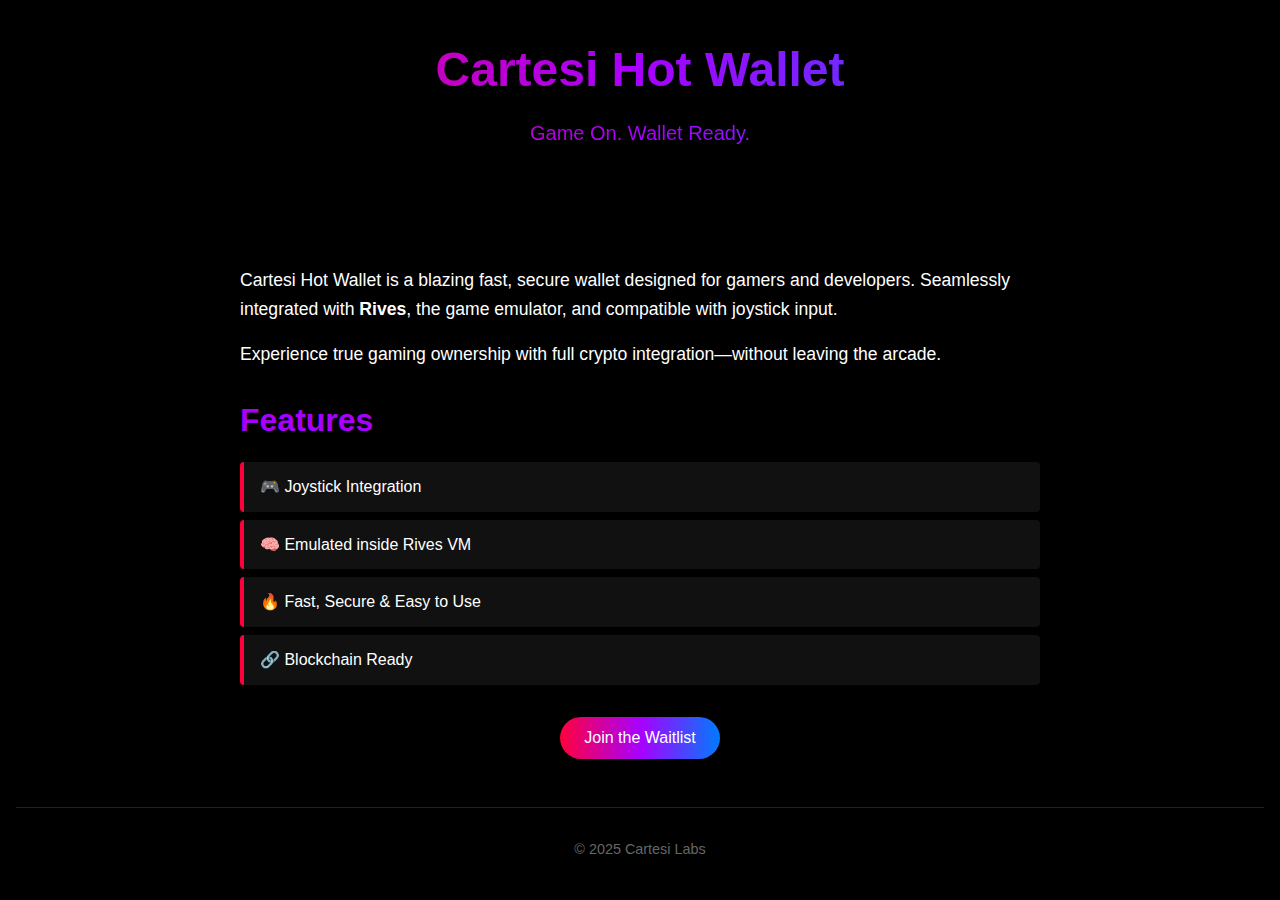
<file: index.html>
<!DOCTYPE html>
<html lang="en">
  <head>
    <meta charset="UTF-8" />
    <meta name="viewport" content="width=device-width, initial-scale=1.0" />
    <title>Cartesi Hot Wallet</title>
    <link rel="stylesheet" href="style.css" />
  </head>
  <body>
    <header>
      <h1>Cartesi Hot Wallet</h1>
      <p class="tagline">Game On. Wallet Ready.</p>
    </header>

    <main>
      <section class="intro">
        <p>
          Cartesi Hot Wallet is a blazing fast, secure wallet designed for gamers and developers. Seamlessly integrated
          with <strong>Rives</strong>, the game emulator, and compatible with joystick input.
        </p>
        <p>Experience true gaming ownership with full crypto integration—without leaving the arcade.</p>
      </section>

      <section class="features">
        <h2>Features</h2>
        <ul>
          <li>🎮 Joystick Integration</li>
          <li>🧠 Emulated inside Rives VM</li>
          <li>🔥 Fast, Secure & Easy to Use</li>
          <li>🔗 Blockchain Ready</li>
        </ul>
      </section>

      <section class="cta">
        <button onclick="alert('Wallet coming soon!')">Join the Waitlist</button>
      </section>
    </main>

    <footer>
      <p>© 2025 Cartesi Labs</p>
    </footer>

    <script src="script.js"></script>
  </body>
</html>
</file>
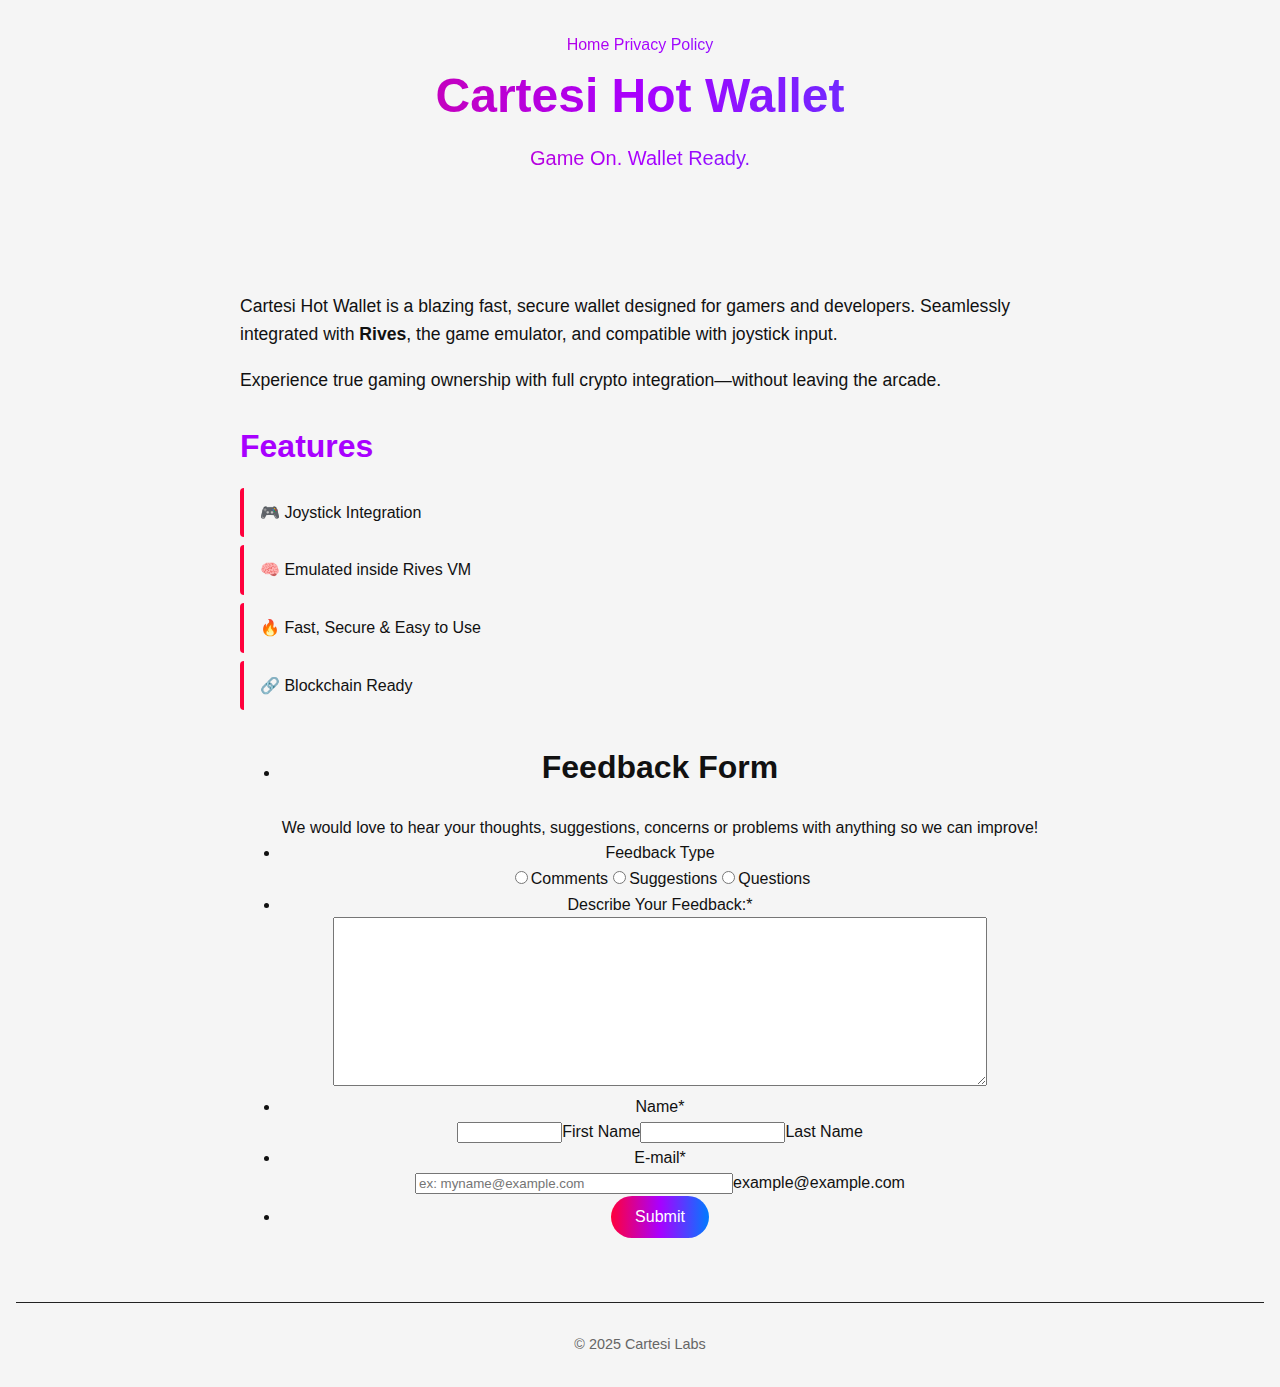
<file: public/index.html>
<!DOCTYPE html>
<html lang="en">
  <head>
    <meta charset="UTF-8" />
    <meta name="viewport" content="width=device-width, initial-scale=1.0" />
    <title>Cartesi Hot Wallet</title>
    <link rel="stylesheet" href="style.css" />
  </head>
  <body>
    <header>
      <nav class="navbar">
        <a href="index.html">Home</a>
        <a href="privacy-policy.html">Privacy Policy</a>
      </nav>
      <h1>Cartesi Hot Wallet</h1>
      <p class="tagline">Game On. Wallet Ready.</p>
    </header>

    <main>
      <section class="intro">
        <p>
          Cartesi Hot Wallet is a blazing fast, secure wallet designed for gamers and developers. Seamlessly integrated
          with <strong>Rives</strong>, the game emulator, and compatible with joystick input.
        </p>
        <p>Experience true gaming ownership with full crypto integration—without leaving the arcade.</p>
      </section>

      <section class="features">
        <h2>Features</h2>
        <ul>
          <li>🎮 Joystick Integration</li>
          <li>🧠 Emulated inside Rives VM</li>
          <li>🔥 Fast, Secure & Easy to Use</li>
          <li>🔗 Blockchain Ready</li>
        </ul>
      </section>

      <section class="cta">
        <script>
          window.enableEventObserver = true
        </script>
        <script src="https://cdn02.jotfor.ms/static/prototype.forms.js?v=3.3.62445" type="text/javascript"></script>
        <script src="https://cdn03.jotfor.ms/static/jotform.forms.js?v=3.3.62445" type="text/javascript"></script>
        <script
          src="https://cdn01.jotfor.ms/js/punycode-1.4.1.min.js?v=3.3.62445"
          type="text/javascript"
          defer
        ></script>
        <script
          src="https://cdn02.jotfor.ms/s/umd/77ccc101508/for-form-branding-footer.js?v=3.3.62445"
          type="text/javascript"
          defer
        ></script>
        <script src="https://cdn03.jotfor.ms/js/vendor/smoothscroll.min.js?v=3.3.62445" type="text/javascript"></script>
        <script src="https://cdn01.jotfor.ms/js/errorNavigation.js?v=3.3.62445" type="text/javascript"></script>
        <script type="text/javascript">
          JotForm.newDefaultTheme = true
          JotForm.extendsNewTheme = false
          JotForm.singleProduct = false
          JotForm.newPaymentUIForNewCreatedForms = false
          JotForm.texts = {
            confirmEmail: 'E-mail does not match',
            pleaseWait: 'Please wait...',
            validateEmail: 'You need to validate this e-mail',
            confirmClearForm: 'Are you sure you want to clear the form',
            lessThan: 'Your score should be less than or equal to',
            incompleteFields: 'There are incomplete required fields. Please complete them.',
            required: 'This field is required.',
            requireOne: 'At least one field required.',
            requireEveryRow: 'Every row is required.',
            requireEveryCell: 'Every cell is required.',
            email: 'Enter a valid e-mail address',
            alphabetic: 'This field can only contain letters',
            numeric: 'This field can only contain numeric values',
            alphanumeric: 'This field can only contain letters and numbers.',
            cyrillic: 'This field can only contain cyrillic characters',
            url: 'This field can only contain a valid URL',
            currency: 'This field can only contain currency values.',
            fillMask: 'Field value must fill mask.',
            uploadExtensions: 'You can only upload following files:',
            noUploadExtensions: 'File has no extension file type (e.g. .txt, .png, .jpeg)',
            uploadFilesize: 'File size cannot be bigger than:',
            uploadFilesizemin: 'File size cannot be smaller than:',
            gradingScoreError: 'Score total should only be less than or equal to',
            inputCarretErrorA: 'Input should not be less than the minimum value:',
            inputCarretErrorB: 'Input should not be greater than the maximum value:',
            maxDigitsError: 'The maximum digits allowed is',
            minCharactersError: 'The number of characters should not be less than the minimum value:',
            maxCharactersError: 'The number of characters should not be more than the maximum value:',
            freeEmailError: 'Free email accounts are not allowed',
            minSelectionsError: 'The minimum required number of selections is ',
            maxSelectionsError: 'The maximum number of selections allowed is ',
            pastDatesDisallowed: 'Date must not be in the past.',
            dateLimited: 'This date is unavailable.',
            dateInvalid: 'This date is not valid. The date format is {format}',
            dateInvalidSeparate: 'This date is not valid. Enter a valid {element}.',
            ageVerificationError: 'You must be older than {minAge} years old to submit this form.',
            multipleFileUploads_typeError: '{file} has invalid extension. Only {extensions} are allowed.',
            multipleFileUploads_sizeError: '{file} is too large, maximum file size is {sizeLimit}.',
            multipleFileUploads_minSizeError: '{file} is too small, minimum file size is {minSizeLimit}.',
            multipleFileUploads_emptyError: '{file} is empty, please select files again without it.',
            multipleFileUploads_uploadFailed: 'File upload failed, please remove it and upload the file again.',
            multipleFileUploads_onLeave: 'The files are being uploaded, if you leave now the upload will be cancelled.',
            multipleFileUploads_fileLimitError: 'Only {fileLimit} file uploads allowed.',
            dragAndDropFilesHere_infoMessage: 'Drag and drop files here',
            chooseAFile_infoMessage: 'Choose a file',
            maxFileSize_infoMessage: 'Max. file size',
            generalError: 'There are errors on the form. Please fix them before continuing.',
            generalPageError: 'There are errors on this page. Please fix them before continuing.',
            wordLimitError: 'Too many words. The limit is',
            wordMinLimitError: 'Too few words.  The minimum is',
            characterLimitError: 'Too many Characters.  The limit is',
            characterMinLimitError: 'Too few characters. The minimum is',
            ccInvalidNumber: 'Credit Card Number is invalid.',
            ccInvalidCVC: 'CVC number is invalid.',
            ccInvalidExpireDate: 'Expire date is invalid.',
            ccInvalidExpireMonth: 'Expiration month is invalid.',
            ccInvalidExpireYear: 'Expiration year is invalid.',
            ccMissingDetails: 'Please fill up the credit card details.',
            ccMissingProduct: 'Please select at least one product.',
            ccMissingDonation: 'Please enter numeric values for donation amount.',
            disallowDecimals: 'Please enter a whole number.',
            restrictedDomain: 'This domain is not allowed',
            ccDonationMinLimitError: 'Minimum amount is {minAmount} {currency}',
            requiredLegend: 'All fields marked with * are required and must be filled.',
            geoPermissionTitle: 'Permission Denied',
            geoPermissionDesc: "Check your browser's privacy settings.",
            geoNotAvailableTitle: 'Position Unavailable',
            geoNotAvailableDesc: 'Location provider not available. Please enter the address manually.',
            geoTimeoutTitle: 'Timeout',
            geoTimeoutDesc: 'Please check your internet connection and try again.',
            selectedTime: 'Selected Time',
            formerSelectedTime: 'Former Time',
            cancelAppointment: 'Cancel Appointment',
            cancelSelection: 'Cancel Selection',
            noSlotsAvailable: 'No slots available',
            slotUnavailable: '{time} on {date} has been selected is unavailable. Please select another slot.',
            multipleError: 'There are {count} errors on this page. Please correct them before moving on.',
            oneError: 'There is {count} error on this page. Please correct it before moving on.',
            doneMessage: 'Well done! All errors are fixed.',
            invalidTime: 'Enter a valid time',
            doneButton: 'Done',
            reviewSubmitText: 'Review and Submit',
            nextButtonText: 'Next',
            prevButtonText: 'Previous',
            seeErrorsButton: 'See Errors',
            notEnoughStock: 'Not enough stock for the current selection',
            notEnoughStock_remainedItems: 'Not enough stock for the current selection ({count} items left)',
            soldOut: 'Sold Out',
            justSoldOut: 'Just Sold Out',
            selectionSoldOut: 'Selection Sold Out',
            subProductItemsLeft: '({count} items left)',
            startButtonText: 'START',
            submitButtonText: 'Submit',
            submissionLimit: 'Sorry! Only one entry is allowed. <br> Multiple submissions are disabled for this form.',
            reviewBackText: 'Back to Form',
            seeAllText: 'See All',
            progressMiddleText: 'of',
            fieldError: 'field has an error.',
            error: 'Error',
          }
          JotForm.newPaymentUI = true
          JotForm.originalLanguage = 'en'
          JotForm.isFormViewTrackingAllowed = true
          JotForm.replaceTagTest = true
          JotForm.uploadServerURL = 'https://upload.jotform.com/upload'
          JotForm.clearFieldOnHide = 'disable'
          JotForm.submitError = 'jumpToFirstError'
          window.addEventListener('DOMContentLoaded', function () {
            window.brandingFooter.init({
              formID: 251133246612649,
              campaign: 'powered_by_jotform_le',
              isCardForm: false,
              isLegacyForm: true,
              formLanguage: 'en',
            })
          })
          JotForm.isFullSource = true

          JotForm.init(function () {
            /*INIT-START*/
            if (window.JotForm && JotForm.accessible) $('input_4').setAttribute('tabindex', 0)
            /*INIT-END*/
          })

          setTimeout(function () {
            JotForm.paymentExtrasOnTheFly([
              null,
              { name: 'clickTo', qid: '1', text: 'Feedback Form', type: 'control_head' },
              null,
              { name: 'feedbackType', qid: '3', text: 'Feedback Type', type: 'control_radio' },
              {
                mde: 'No',
                name: 'describeYour',
                qid: '4',
                text: 'Describe Your Feedback:',
                type: 'control_textarea',
                wysiwyg: 'Disable',
              },
              null,
              { name: 'email6', qid: '6', subLabel: 'example@example.com', text: 'E-mail', type: 'control_email' },
              null,
              { name: 'name', qid: '8', text: 'Name', type: 'control_fullname' },
              { name: 'submit', qid: '9', text: 'Submit', type: 'control_button' },
            ])
          }, 20)
        </script>
        <link
          type="text/css"
          rel="stylesheet"
          href="https://cdn01.jotfor.ms/stylebuilder/static/form-common.css?v=b8eef46
"
        />
        <style type="text/css">
          @media print {
            * {
              -webkit-print-color-adjust: exact !important;
              color-adjust: exact !important;
            }
            .form-section {
              display: inline !important;
            }
            .form-pagebreak {
              display: none !important;
            }
            .form-section-closed {
              height: auto !important;
            }
            .page-section {
              position: initial !important;
            }
          }
        </style>
        <link
          type="text/css"
          rel="stylesheet"
          href="https://cdn02.jotfor.ms/themes/CSS/5e6b428acc8c4e222d1beb91.css?v=3.3.62445&themeRevisionID=65660e4b326633110492e01a"
        />
        <link
          type="text/css"
          rel="stylesheet"
          href="https://cdn03.jotfor.ms/css/styles/payment/payment_styles.css?3.3.62445"
        />
        <link
          type="text/css"
          rel="stylesheet"
          href="https://cdn01.jotfor.ms/css/styles/payment/payment_feature.css?3.3.62445"
        />
        <form
          class="jotform-form"
          onsubmit="return typeof testSubmitFunction !== 'undefined' && testSubmitFunction();"
          action="https://submit.jotform.com/submit/251133246612649"
          method="post"
          name="form_251133246612649"
          id="251133246612649"
          accept-charset="utf-8"
          autocomplete="on"
        >
          <input type="hidden" name="formID" value="251133246612649" /><input
            type="hidden"
            id="JWTContainer"
            value=""
          /><input type="hidden" id="cardinalOrderNumber" value="" /><input
            type="hidden"
            id="jsExecutionTracker"
            name="jsExecutionTracker"
            value="build-date-1745501020505"
          /><input type="hidden" id="submitSource" name="submitSource" value="unknown" /><input
            type="hidden"
            id="buildDate"
            name="buildDate"
            value="1745501020505"
          /><input type="hidden" name="uploadServerUrl" value="https://upload.jotform.com/upload" /><input
            type="hidden"
            name="eventObserver"
            value="1"
          />
          <div role="main" class="form-all">
            <ul class="form-section page-section" role="presentation">
              <li id="cid_1" class="form-input-wide" data-type="control_head">
                <div class="form-header-group header-large">
                  <div class="header-text httal htvam">
                    <h1 id="header_1" class="form-header" data-component="header">Feedback Form</h1>
                    <div id="subHeader_1" class="form-subHeader">
                      We would love to hear your thoughts, suggestions, concerns or problems with anything so we can
                      improve!
                    </div>
                  </div>
                </div>
              </li>
              <li class="form-line" data-type="control_radio" id="id_3">
                <label class="form-label form-label-top form-label-auto" id="label_3" aria-hidden="false">
                  Feedback Type
                </label>
                <div id="cid_3" class="form-input-wide" data-layout="full">
                  <div
                    class="form-multiple-column"
                    data-columncount="3"
                    role="group"
                    aria-labelledby="label_3"
                    data-component="radio"
                  >
                    <span class="form-radio-item"
                      ><span class="dragger-item"></span
                      ><input
                        aria-describedby="label_3"
                        type="radio"
                        class="form-radio"
                        id="input_3_0"
                        name="q3_feedbackType"
                        value="Comments"
                      /><label id="label_input_3_0" for="input_3_0">Comments</label></span
                    ><span class="form-radio-item"
                      ><span class="dragger-item"></span
                      ><input
                        aria-describedby="label_3"
                        type="radio"
                        class="form-radio"
                        id="input_3_1"
                        name="q3_feedbackType"
                        value="Suggestions"
                      /><label id="label_input_3_1" for="input_3_1">Suggestions</label></span
                    ><span class="form-radio-item"
                      ><span class="dragger-item"></span
                      ><input
                        aria-describedby="label_3"
                        type="radio"
                        class="form-radio"
                        id="input_3_2"
                        name="q3_feedbackType"
                        value="Questions"
                      /><label id="label_input_3_2" for="input_3_2">Questions</label></span
                    >
                  </div>
                </div>
              </li>
              <li class="form-line jf-required" data-type="control_textarea" id="id_4">
                <label class="form-label form-label-top form-label-auto" id="label_4" for="input_4" aria-hidden="false">
                  Describe Your Feedback:<span class="form-required">*</span>
                </label>
                <div id="cid_4" class="form-input-wide jf-required" data-layout="full">
                  <textarea
                    id="input_4"
                    class="form-textarea validate[required]"
                    name="q4_describeYour"
                    style="width: 648px; height: 163px"
                    data-component="textarea"
                    required=""
                    aria-labelledby="label_4"
                  ></textarea>
                </div>
              </li>
              <li class="form-line jf-required" data-type="control_fullname" id="id_8">
                <label class="form-label form-label-top form-label-auto" id="label_8" for="first_8" aria-hidden="false">
                  Name<span class="form-required">*</span>
                </label>
                <div id="cid_8" class="form-input-wide jf-required" data-layout="full">
                  <div data-wrapper-react="true">
                    <span class="form-sub-label-container" style="vertical-align: top" data-input-type="first"
                      ><input
                        type="text"
                        id="first_8"
                        name="q8_name[first]"
                        class="form-textbox validate[required]"
                        data-defaultvalue=""
                        autocomplete="section-input_8 given-name"
                        size="10"
                        data-component="first"
                        aria-labelledby="label_8 sublabel_8_first"
                        required=""
                        value=""
                      /><label class="form-sub-label" for="first_8" id="sublabel_8_first" style="min-height: 13px"
                        >First Name</label
                      ></span
                    ><span class="form-sub-label-container" style="vertical-align: top" data-input-type="last"
                      ><input
                        type="text"
                        id="last_8"
                        name="q8_name[last]"
                        class="form-textbox validate[required]"
                        data-defaultvalue=""
                        autocomplete="section-input_8 family-name"
                        size="15"
                        data-component="last"
                        aria-labelledby="label_8 sublabel_8_last"
                        required=""
                        value=""
                      /><label class="form-sub-label" for="last_8" id="sublabel_8_last" style="min-height: 13px"
                        >Last Name</label
                      ></span
                    >
                  </div>
                </div>
              </li>
              <li class="form-line jf-required" data-type="control_email" id="id_6">
                <label class="form-label form-label-top form-label-auto" id="label_6" for="input_6" aria-hidden="false">
                  E-mail<span class="form-required">*</span>
                </label>
                <div id="cid_6" class="form-input-wide jf-required" data-layout="half">
                  <span class="form-sub-label-container" style="vertical-align: top"
                    ><input
                      type="email"
                      id="input_6"
                      name="q6_email6"
                      class="form-textbox validate[required, Email]"
                      data-defaultvalue=""
                      autocomplete="section-input_6 email"
                      style="width: 310px"
                      size="310"
                      placeholder="ex: myname@example.com"
                      data-component="email"
                      aria-labelledby="label_6 sublabel_input_6"
                      required=""
                      value=""
                    /><label class="form-sub-label" for="input_6" id="sublabel_input_6" style="min-height: 13px"
                      >example@example.com</label
                    ></span
                  >
                </div>
              </li>
              <li class="form-line" data-type="control_button" id="id_9">
                <div id="cid_9" class="form-input-wide" data-layout="full">
                  <div data-align="auto" class="form-buttons-wrapper form-buttons-auto jsTest-button-wrapperField">
                    <button
                      id="input_9"
                      type="submit"
                      class="form-submit-button submit-button jf-form-buttons jsTest-submitField legacy-submit"
                      data-component="button"
                      data-content=""
                    >
                      Submit
                    </button>
                  </div>
                </div>
              </li>
              <li style="display: none">
                Should be Empty: <input type="text" name="website" value="" type="hidden" />
              </li>
            </ul>
          </div>
          <script>
            JotForm.showJotFormPowered = 'new_footer'
          </script>
          <script>
            JotForm.poweredByText = 'Powered by Jotform'
          </script>
          <input type="hidden" class="simple_spc" id="simple_spc" name="simple_spc" value="251133246612649" />
          <script type="text/javascript">
            var all_spc = document.querySelectorAll("form[id='251133246612649'] .si" + 'mple' + '_spc')
            for (var i = 0; i < all_spc.length; i++) {
              all_spc[i].value = '251133246612649-251133246612649'
            }
          </script>
        </form>
        <script type="text/javascript">
          JotForm.ownerView = true
        </script>
        <script type="text/javascript">
          JotForm.isNewSACL = true
        </script>
      </section>
    </main>

    <footer>
      <p>© 2025 Cartesi Labs</p>
    </footer>

    <script src="script.js"></script>
  </body>
</html>
</file>
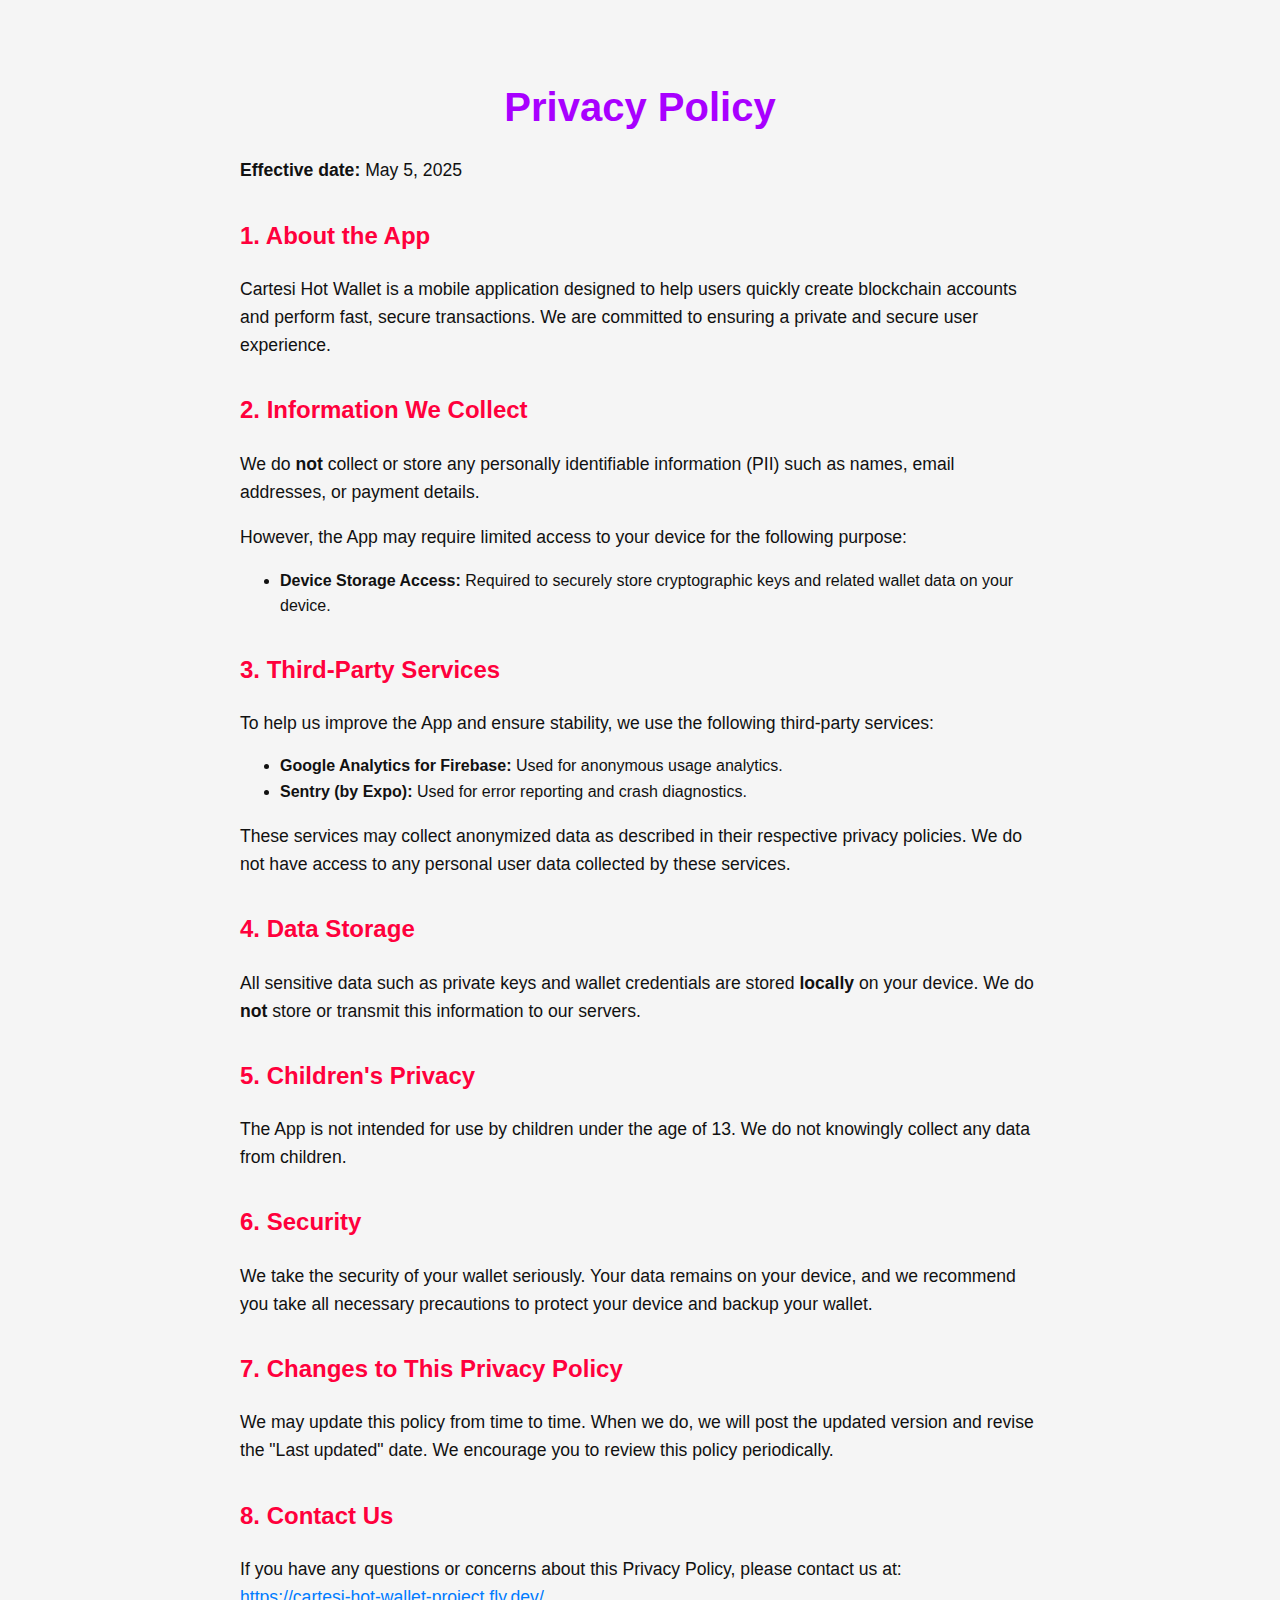
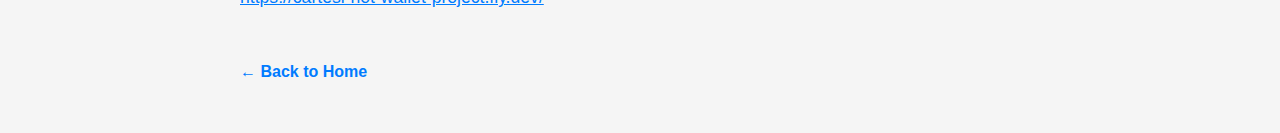
<file: public/privacy-policy.html>
<!DOCTYPE html>
<html lang="en">
  <head>
    <meta charset="UTF-8" />
    <meta name="viewport" content="width=device-width, initial-scale=1.0" />
    <title>Privacy Policy - Cartesi Hot Wallet</title>
    <link rel="stylesheet" href="style.css" />
    <style>
      .container {
        max-width: 800px;
        margin: 2rem auto;
        padding: 1rem;
      }

      .container h1 {
        font-size: 2.5rem;
        margin-bottom: 1rem;
        color: #a800ff;
        text-align: center;
      }

      .container h2 {
        font-size: 1.5rem;
        color: #ff003c;
        margin-top: 2rem;
      }

      .container p {
        margin-bottom: 1rem;
        font-size: 1.1rem;
      }

      .back-link {
        display: inline-block;
        margin-top: 2rem;
        color: #007bff;
        text-decoration: none;
        font-weight: bold;
      }

      .back-link:hover {
        text-decoration: underline;
      }
    </style>
  </head>
  <body>
    <div class="container">
      <h1>Privacy Policy</h1>
      <p><strong>Effective date:</strong> May 5, 2025</p>

      <h2>1. About the App</h2>
      <p>
        Cartesi Hot Wallet is a mobile application designed to help users quickly create blockchain accounts and perform
        fast, secure transactions. We are committed to ensuring a private and secure user experience.
      </p>

      <h2>2. Information We Collect</h2>
      <p>
        We do <strong>not</strong> collect or store any personally identifiable information (PII) such as names, email
        addresses, or payment details.
      </p>
      <p>However, the App may require limited access to your device for the following purpose:</p>
      <ul>
        <li>
          <strong>Device Storage Access:</strong> Required to securely store cryptographic keys and related wallet data
          on your device.
        </li>
      </ul>

      <h2>3. Third-Party Services</h2>
      <p>To help us improve the App and ensure stability, we use the following third-party services:</p>
      <ul>
        <li><strong>Google Analytics for Firebase:</strong> Used for anonymous usage analytics.</li>
        <li><strong>Sentry (by Expo):</strong> Used for error reporting and crash diagnostics.</li>
      </ul>
      <p>
        These services may collect anonymized data as described in their respective privacy policies. We do not have
        access to any personal user data collected by these services.
      </p>

      <h2>4. Data Storage</h2>
      <p>
        All sensitive data such as private keys and wallet credentials are stored <strong>locally</strong> on your
        device. We do <strong>not</strong> store or transmit this information to our servers.
      </p>

      <h2>5. Children's Privacy</h2>
      <p>
        The App is not intended for use by children under the age of 13. We do not knowingly collect any data from
        children.
      </p>

      <h2>6. Security</h2>
      <p>
        We take the security of your wallet seriously. Your data remains on your device, and we recommend you take all
        necessary precautions to protect your device and backup your wallet.
      </p>

      <h2>7. Changes to This Privacy Policy</h2>
      <p>
        We may update this policy from time to time. When we do, we will post the updated version and revise the "Last
        updated" date. We encourage you to review this policy periodically.
      </p>

      <h2>8. Contact Us</h2>
      <p>
        If you have any questions or concerns about this Privacy Policy, please contact us at:
        <br />
        <a href="https://cartesi-hot-wallet-project.fly.dev/" target="_blank" style="color: #007bff"
          >https://cartesi-hot-wallet-project.fly.dev/</a
        >
      </p>

      <a href="index.html" class="back-link">← Back to Home</a>
    </div>
  </body>
</html>
</file>
<file: style.css>
/* Global styles */
body {
  margin: 0;
  font-family: 'Segoe UI', sans-serif;
  background-color: #000;
  color: #fff;
  line-height: 1.6;
  padding: 0 1rem;
}

/* Header */
header {
  text-align: center;
  padding: 2rem 1rem;
  background: linear-gradient(to right, #ff003c, #a800ff, #007bff);
  -webkit-background-clip: text;
  -webkit-text-fill-color: transparent;
}

header h1 {
  font-size: 3rem;
  margin: 0;
}

.tagline {
  color: #fff;
  font-size: 1.25rem;
  margin-top: 0.5rem;
}

/* Sections */
main {
  max-width: 800px;
  margin: 2rem auto;
  padding: 1rem;
}

.intro p {
  font-size: 1.1rem;
  margin-bottom: 1rem;
}

.features h2 {
  font-size: 2rem;
  margin-bottom: 1rem;
  color: #a800ff;
}

.features ul {
  list-style: none;
  padding: 0;
}

.features li {
  background: #111;
  margin: 0.5rem 0;
  padding: 0.75rem 1rem;
  border-left: 4px solid #ff003c;
  border-radius: 4px;
}

/* CTA Button */
.cta {
  text-align: center;
  margin-top: 2rem;
}

.cta button {
  background: linear-gradient(90deg, #ff003c, #a800ff, #007bff);
  color: #fff;
  border: none;
  padding: 0.75rem 1.5rem;
  font-size: 1rem;
  border-radius: 999px;
  cursor: pointer;
  transition: transform 0.2s ease;
}

.cta button:hover {
  transform: scale(1.05);
}

/* Footer */
footer {
  text-align: center;
  padding: 1rem;
  border-top: 1px solid #222;
  margin-top: 2rem;
  font-size: 0.9rem;
  color: #666;
}
</file>
<file: public/style.css>
/* Global styles */
body {
  margin: 0;
  font-family: 'Segoe UI', sans-serif;
  background-color: #f5f5f5; /* light background */
  color: #111; /* dark text */
  line-height: 1.6;
  padding: 0 1rem;
}

/* Header */
header {
  text-align: center;
  padding: 2rem 1rem;
  background: linear-gradient(to right, #ff003c, #a800ff, #007bff);
  -webkit-background-clip: text;
  -webkit-text-fill-color: transparent;
}

header h1 {
  font-size: 3rem;
  margin: 0;
}

.tagline {
  color: #fff;
  font-size: 1.25rem;
  margin-top: 0.5rem;
}

/* Sections */
main {
  max-width: 800px;
  margin: 2rem auto;
  padding: 1rem;
}

.intro p {
  font-size: 1.1rem;
  margin-bottom: 1rem;
}

.features h2 {
  font-size: 2rem;
  margin-bottom: 1rem;
  color: #a800ff;
}

.features ul {
  list-style: none;
  padding: 0;
}

.features li {
  margin: 0.5rem 0;
  padding: 0.75rem 1rem;
  border-left: 4px solid #ff003c;
  border-radius: 4px;
}

/* CTA Button */
.cta {
  text-align: center;
  margin-top: 2rem;
}

.cta button {
  background: linear-gradient(90deg, #ff003c, #a800ff, #007bff);
  color: #fff;
  border: none;
  padding: 0.75rem 1.5rem;
  font-size: 1rem;
  border-radius: 999px;
  cursor: pointer;
  transition: transform 0.2s ease;
}

.cta button:hover {
  transform: scale(1.05);
}

/* Footer */
footer {
  text-align: center;
  padding: 1rem;
  border-top: 1px solid #222;
  margin-top: 2rem;
  font-size: 0.9rem;
  color: #666;
}
</file>
